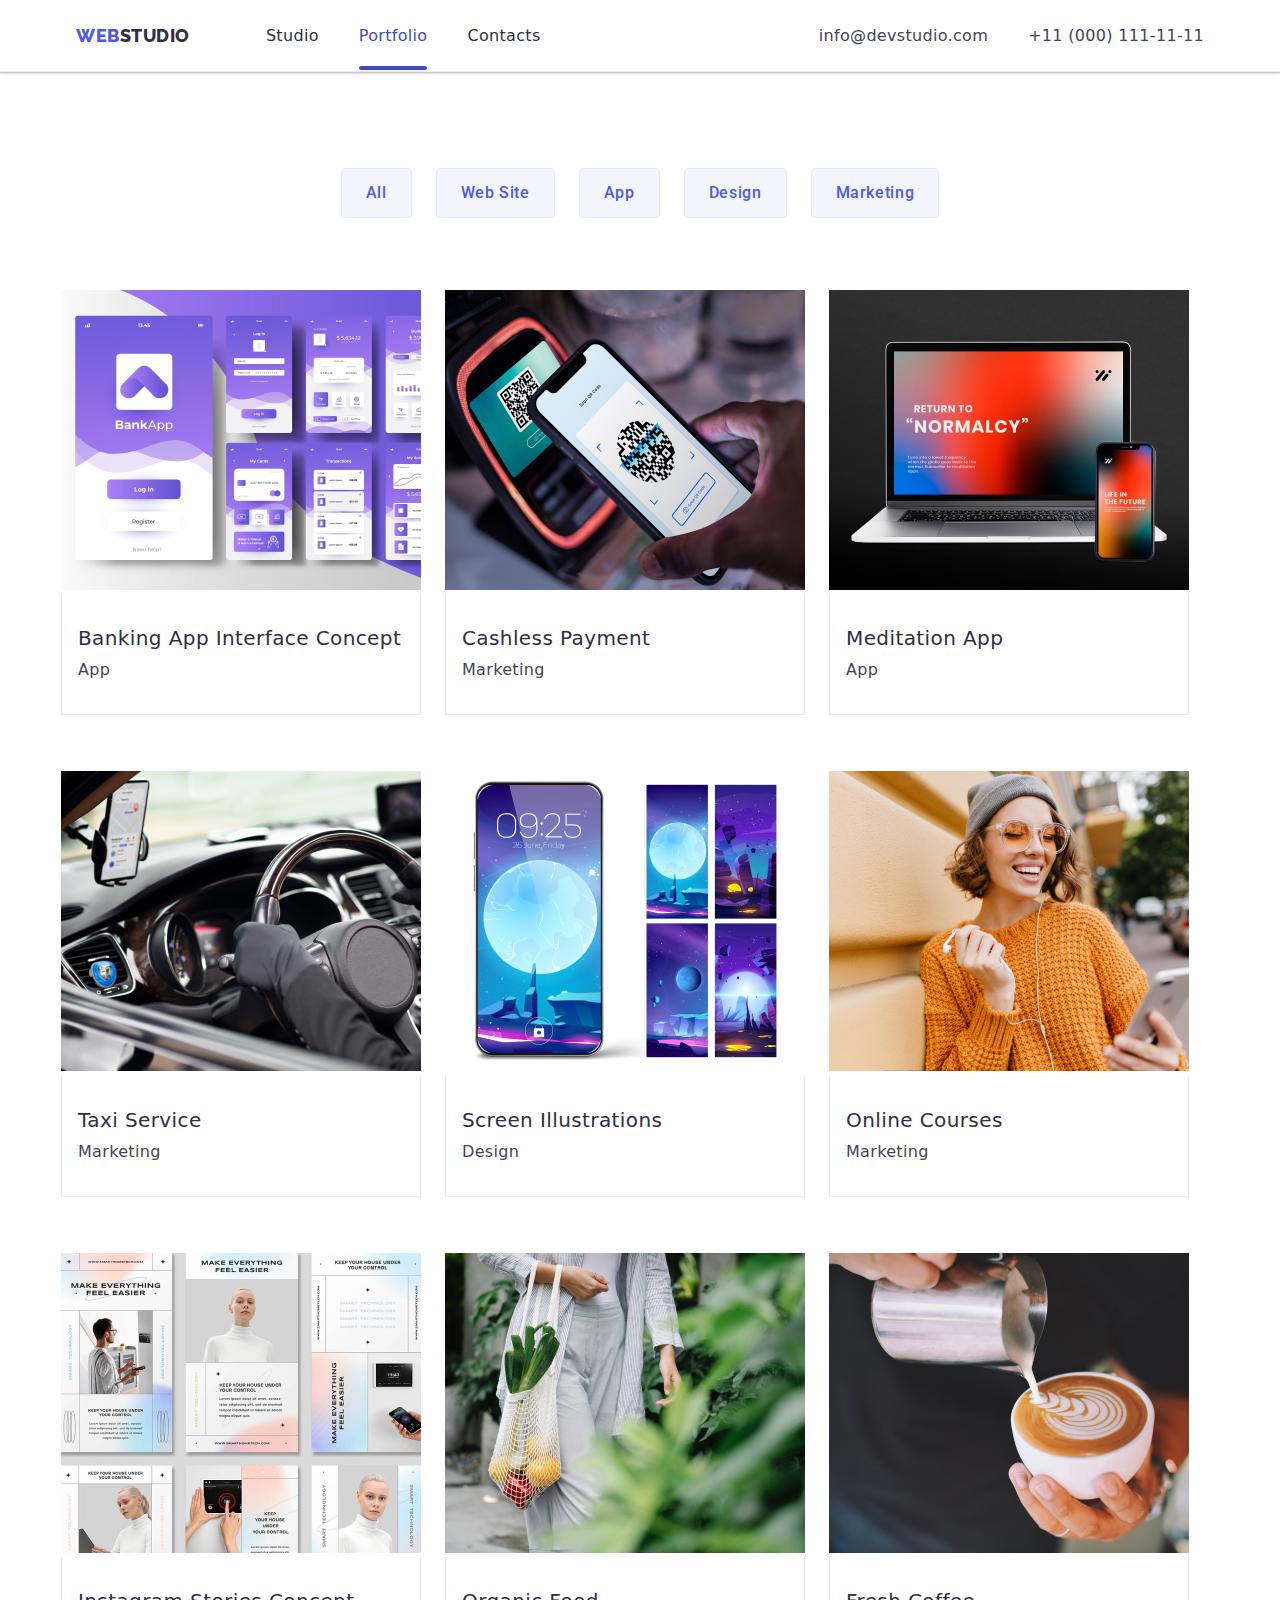
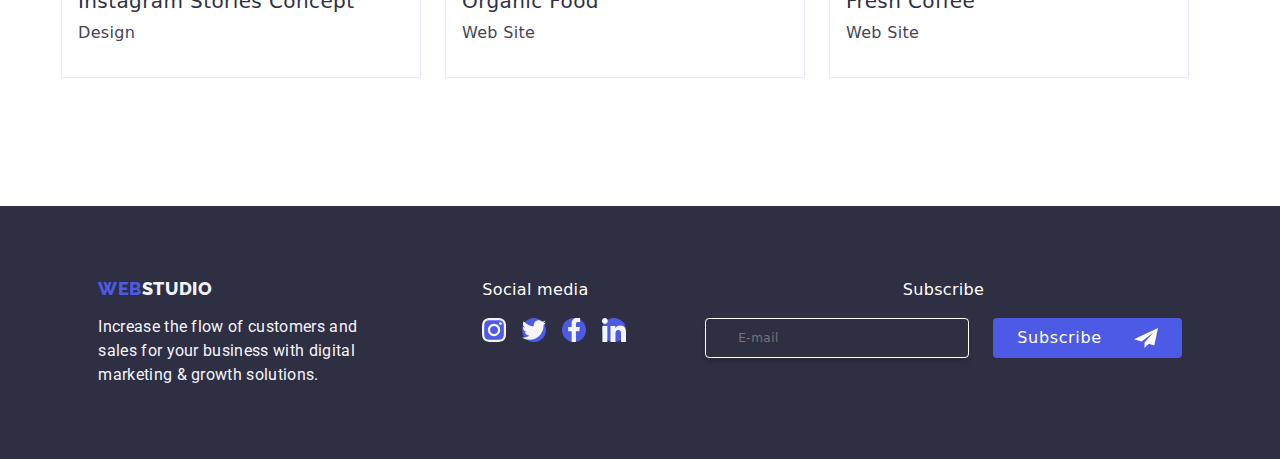
<file: portfolio.html>
<!DOCTYPE html>
<html lang="en">
  <head>
    <meta charset="UTF-8" />
    <meta name="viewport" content="width=device-width, initial-scale=1.0" />
    <link
      rel="stylesheet"
      href="https://cdnjs.cloudflare.com/ajax/libs/modern-normalize/1.0.0/modern-normalize.min.css"
    />
    <link rel="stylesheet" href="./css/styles.css" />
    <link rel="preconnect" href="https://fonts.googleapis.com" />
    <link rel="preconnect" href="https://fonts.gstatic.com" crossorigin />
    <link
      href="https://fonts.googleapis.com/css2?family=Raleway:wght@800&family=Roboto:wght@400;500;700;900&display=swap"
      rel="stylesheet"
    />
    <title>Portfolio</title>
  </head>
  <body class="portfolio-body">
    <header class="header">
      <div class="top-head container">
        <!--navigation bar-->
        <nav class="navigation-container list">
          <!--Logo-->
          <a class="logo link" href="./index.html"
            >Web<span class="logo-span-dark-header">Studio</span></a
          >
          <!--studio,portfolio,contacts-->
          <ul class="navigation-list list">
            <li><a class="nav-link link" href="./index.html">Studio</a></li>
            <li>
              <a class="nav-link link portfolioweb" href="./portfolio.html"
                >Portfolio</a
              >
            </li>
            <li><a class="nav-link link" href="">Contacts</a></li>
          </ul>
        </nav>
        <!--contact address section-->
        <address class="address-container">
          <ul class="address-list list">
            <li class="contacts">
              <a class="address-link link" href="mailto:info@devstudio.com"
                >info@devstudio.com</a
              >
            </li>
            <li class="contacts">
              <a class="address-link link" href="tel:+110001111111"
                >+11 (000) 111-11-11</a
              >
            </li>
          </ul>
        </address>
      </div>
    </header>
    <main class="main-container-portfolio">
      <!--buttons section-->
      <section class="section-one-container">
        <div class="container">
          <h1 class="visually-hidden">Buttons</h1>
          <ul class="sec-one-list-of-buttons list">
            <!--firts button-->
            <li>
              <button class="sec-one-button btn-sec" type="button">All</button>
            </li>
            <!--second button-->
            <li>
              <button class="sec-one-button btn-sec" type="button">
                Web Site
              </button>
            </li>
            <!--third button-->
            <li>
              <button class="sec-one-button btn-sec" type="button">App</button>
            </li>
            <!--fourth button-->
            <li>
              <button class="sec-one-button btn-sec" type="button">
                Design
              </button>
            </li>
            <!--fifth button-->
            <li>
              <button class="sec-one-button btn-sec" type="button">
                Marketing
              </button>
            </li>
          </ul>
          <!--list of portfolio projects-->
          <ul class="list-of-projects-sec-two list">
            <!--first item-->
            <li class="project-container link">
              <a class="project-link link" href="">
                <div class="project-foto-card overlay">
                  <img
                    class="project-image"
                    src="./images/bakingapp.jpg"
                    alt="App-interface "
                    width="360"
                  />
                  <p class="overlay-paragraf">
                    14 Stylish and User-Friendly App Design Concepts · Task
                    Manager App · Calorie Tracker App · Exotic Fruit Ecommerce
                    App · Cloud Storage App
                  </p>
                </div>
                <div class="port-details">
                  <h2 class="project-header">Banking App Interface Concept</h2>
                  <p class="project-description">App</p>
                </div>
              </a>
            </li>
            <!--second item-->
            <li class="project-container link">
              <a class="project-link link" href="">
                <div class="project-foto-card overlay">
                  <img
                    class="project-image"
                    src="./images/cashpay.jpg"
                    alt="Payment method"
                    width="360"
                  />
                  <p class="overlay-paragraf">
                    14 Stylish and User-Friendly App Design Concepts · Task
                    Manager App · Calorie Tracker App · Exotic Fruit Ecommerce
                    App · Cloud Storage App
                  </p>
                </div>
                <div class="port-details">
                  <h2 class="project-header">Cashless Payment</h2>
                  <p class="project-description">Marketing</p>
                </div>
              </a>
            </li>
            <!--third item-->
            <li class="project-container link">
              <a class="project-link link" href="">
                <div class="project-foto-card overlay">
                  <img
                    class="project-image"
                    src="./images/laptopapp.jpg"
                    alt="App Laptop"
                    width="360"
                  />
                  <p class="overlay-paragraf">
                    14 Stylish and User-Friendly App Design Concepts · Task
                    Manager App · Calorie Tracker App · Exotic Fruit Ecommerce
                    App · Cloud Storage App
                  </p>
                </div>
                <div class="port-details">
                  <h2 class="project-header">Meditation App</h2>
                  <p class="project-description">App</p>
                </div>
              </a>
            </li>
            <!--fourth item-->
            <li class="project-container link">
              <a class="project-link link" href="">
                <div class="project-foto-card overlay">
                  <img
                    class="project-image"
                    src="./images/taxiserv.jpg"
                    alt="Drive and navigation"
                    width="360"
                  />
                  <p class="overlay-paragraf">
                    14 Stylish and User-Friendly App Design Concepts · Task
                    Manager App · Calorie Tracker App · Exotic Fruit Ecommerce
                    App · Cloud Storage App
                  </p>
                </div>
                <div class="port-details">
                  <h2 class="project-header">Taxi Service</h2>
                  <p class="project-description">Marketing</p>
                </div>
              </a>
            </li>
            <!--fifth item-->
            <li class="project-container link">
              <a class="project-link link" href="">
                <div class="project-foto-card overlay">
                  <img
                    class="project-image"
                    src="./images/displaywall.jpg"
                    alt="Walpapper"
                    width="360"
                  />
                  <p class="overlay-paragraf">
                    14 Stylish and User-Friendly App Design Concepts · Task
                    Manager App · Calorie Tracker App · Exotic Fruit Ecommerce
                    App · Cloud Storage App
                  </p>
                </div>
                <div class="port-details">
                  <h2 class="project-header">Screen Illustrations</h2>
                  <p class="project-description">Design</p>
                </div>
              </a>
            </li>
            <!--sixth item-->
            <li class="project-container link">
              <a class="project-link link" href="">
                <div class="project-foto-card overlay">
                  <img
                    class="project-image"
                    src="./images/online.jpg"
                    alt="Online on the street"
                    width="360"
                  />
                  <p class="overlay-paragraf">
                    14 Stylish and User-Friendly App Design Concepts · Task
                    Manager App · Calorie Tracker App · Exotic Fruit Ecommerce
                    App · Cloud Storage App
                  </p>
                </div>
                <div class="port-details">
                  <h2 class="project-header">Online Courses</h2>
                  <p class="project-description">Marketing</p>
                </div>
              </a>
            </li>
            <!--seventh item-->
            <li class="project-container link">
              <a class="project-link link" href="">
                <div class="project-foto-card overlay">
                  <img
                    class="project-image"
                    src="./images/instastory.jpg"
                    alt="Instastory"
                    width="360"
                  />
                  <p class="overlay-paragraf">
                    14 Stylish and User-Friendly App Design Concepts · Task
                    Manager App · Calorie Tracker App · Exotic Fruit Ecommerce
                    App · Cloud Storage App
                  </p>
                </div>
                <div class="port-details">
                  <h2 class="project-header">Instagram Stories Concept</h2>
                  <p class="project-description">Design</p>
                </div>
              </a>
            </li>
            <!--eight item-->
            <li class="project-container link">
              <a class="project-link link" href="">
                <div class="project-foto-card overlay">
                  <img
                    class="project-image"
                    src="./images/biofood.jpg"
                    alt="Bio food"
                    width="360"
                  />
                  <p class="overlay-paragraf">
                    14 Stylish and User-Friendly App Design Concepts · Task
                    Manager App · Calorie Tracker App · Exotic Fruit Ecommerce
                    App · Cloud Storage App
                  </p>
                </div>
                <div class="port-details">
                  <h2 class="project-header">Organic Food</h2>
                  <p class="project-description">Web Site</p>
                </div>
              </a>
            </li>
            <!--ninth item-->
            <li class="project-container link">
              <a class="project-link link" href="">
                <div class="project-foto-card overlay">
                  <img
                    class="project-image"
                    src="./images/coffe.jpg"
                    alt="Coffe"
                    width="360"
                  />
                  <p class="overlay-paragraf">
                    14 Stylish and User-Friendly App Design Concepts · Task
                    Manager App · Calorie Tracker App · Exotic Fruit Ecommerce
                    App · Cloud Storage App
                  </p>
                </div>
                <div class="port-details">
                  <h2 class="project-header">Fresh Coffee</h2>
                  <p class="project-description">Web Site</p>
                </div>
              </a>
            </li>
          </ul>
        </div>
      </section>
    </main>
    <footer>
      <div class="footer-container">
        <div class="footer-bar">
          <a class="footer-logo logo link" href="./index.html"
            >Web<span class="logo-span-dark-footer">Studio</span></a
          >
          <p class="footer-additional-description">
            Increase the flow of customers and sales for your business with
            digital marketing & growth solutions.
          </p>
        </div>
        <div class="footer-social-media">
          <p class="title-icon-media">Social media</p>
          <ul class="footer-social-sec">
            <li class="list">
              <a class="link footer-icon" href="">
                <svg width="24" height="24" class="svg">
                  <use href="./images/icons.svg#instagram1"></use>
                </svg>
              </a>
            </li>
            <li class="list">
              <a class="link footer-icon" href="">
                <svg width="24" height="24" class="svg">
                  <use href="./images/icons.svg#twitter1"></use>
                </svg>
              </a>
            </li>
            <li class="list">
              <a class="link footer-icon" href="">
                <svg width="24" height="24" class="svg">
                  <use href="./images/icons.svg#facebook1"></use>
                </svg>
              </a>
            </li>
            <li class="list">
              <a class="link footer-icon" href="">
                <svg width="24" height="24" class="svg">
                  <use href="./images/icons.svg#linkedin1"></use>
                </svg>
              </a>
            </li>
          </ul>
        </div>
        <div class="footer-subscribe">
          <p class="title-subscribe">Subscribe</p>
          <form class="footer-formular">
            <label for="user-email" class="footer-label">
              <input
                id="user-email"
                type="email"
                name="user-email"
                placeholder="E-mail"
                class="footer-inp"
              />
            </label>
            <button type="submit" class="subscribe-btn">
              Subscribe
              <svg class="subscribe-svg" width="24" height="24">
                <use href="./images/icons.svg#frame"></use>
              </svg>
            </button>
          </form>
        </div>
      </div>
    </footer>
  </body>
</html>
</file>
<file: css/styles.css>
:root {
  --IRIS: #4d5ae5;
  --NAVY-BLUE: #2e2f42;
  --WHITE: #ffffff;
  --SLATE: #434455;
  --CLOUD: #f4f4fd;
  --OCEAN: #404bbf;
  --GREY: #2e2f42b2;
  --NAVY-BLUE-modal: rgba(46, 47, 66, 0.4);
  --DAIRY: #fcfcfc;
}

body {
  color: #434455;
  background-color: var(--WHITE);
  display: flex;
  flex-direction: column;
}

.studio-body {
  font-family: "Roboto", sans-serif;
}

* {
  margin: 0;
  padding: 0;
}

*,
*::before *::after {
  box-sizing: border-box;
}

h2 {
  margin: 0;
}

/*Classes style*/

.modal {
  width: 100%;
  height: 100vh;
  background-color: rgba(46, 47, 66, 0.4);
  position: fixed;
  transition: opacity 250ms cubic-bezier(0.4, 0, 0.2, 1),
    visibility 250ms cubic-bezier(0.4, 0, 0.2, 1);
  z-index: 2;
  top: 0;
  left: 0;
}

.is-hidden {
  visibility: hidden;
  opacity: 0;
  pointer-events: none;
}

.modal-window {
  /*max-width: 408px;*/
  /*min-height: 584px;*/
  border-radius: 4px;
  background-color: #fcfcfc;
  box-shadow: 0px 2px 1px 0px rgba(0, 0, 0, 0.2),
    0px 1px 3px 0px rgba(0, 0, 0, 0.12), 0px 1px 1px 0px rgba(0, 0, 0, 0.14);
  position: absolute;
  top: 50%;
  left: 50%;
  transform: translate(-50%, -50%);
  transition: transform 250ms cubic-bezier(0.4, 0, 0.2, 1);
  padding: 72px 24px 24px 24px;
  min-width: 320px;
}
button {
  margin: 0;
}

.modal-button {
  border: 1px solid rgba(0, 0, 0, 0.1);
  position: absolute;
  top: 24px;
  right: 24px;
  width: 24px;
  height: 24px;
  border-radius: 50%;
  display: flex;
  align-items: center;
  justify-content: center;
  background-color: #e7e9fc;
  padding: 0;
  cursor: pointer;
  transition: background-color 250ms cubic-bezier(0.4, 0, 0.2, 1),
    border 250ms cubic-bezier(0.4, 0, 0.2, 1);
}
.modal-button:hover,
.modal-button:focus {
  background-color: #404bbf;
  border: none;
  fill: #ffffff;
}

.svg-close-button {
  transition: fill 250ms cubic-bezier(0.4, 0, 0.2, 1);
}

.svg-close-button:hover,
.svg-close-button:focus {
  fill: #ffffff;
}

.container {
  max-width: 1158px;
  margin: 0 auto;
  /*padding: 0 15px;*/
}

/*style modal*/

.modal-content {
  margin: 72px 24px;
}

.modal-form {
  width: 100%;
  flex-direction: column;
  align-items: flex-start;
  gap: 8px;
}
.form-section {
  margin-bottom: 8px;
}

.box-name {
  font-size: 12px;
  line-height: 1.17;
  letter-spacing: 0.04em;
  color: #8e8f99;
  display: block;
  margin-bottom: 4px;
}
.input-box {
  position: relative;
}

.input-style {
  width: 100%;
  height: 40px;
  border-radius: 4px;
  border: 1px solid rgba(46, 47, 66, 0.4);
  background-color: transparent;
  padding-left: 38px;
  outline: transparent;
  transition: border-color 250ms cubic-bezier(0.4, 0, 0.2, 1);
}

.input-style:focus-within {
  border-color: #4d5ae5;
}
.input-svg {
  position: absolute;
  left: 16px;
  top: 50%;
  transform: translateY(-50%);
  transition: fill 250ms cubic-bezier(0.4, 0, 0.2, 1);
}

.input-div:focus-within {
  fill: #4d5ae5;
}

.comment-section {
  margin-bottom: 16px;
}
.comment-text {
  width: 100%;
  height: 120px;
  font-size: 12px;
  line-height: 1.17;
  letter-spacing: 0.04em;
  color: rgba(46, 47, 66, 0.4);
  border-radius: 4px;
  background-color: transparent;
  padding: 8px 16px;
  outline: transparent;
  resize: none;

  border: 1px solid rgba(46, 47, 66, 0.4);
}
.comment-text {
  transition: border-color 250ms cubic-bezier(0.4, 0, 0.2, 1);
}
.comment-text:focus {
  border-color: #4d5ae5;
}
.comment-text::placeholder {
  margin: 8px 16px;
}
.form-paragraf {
  max-width: 360px;
  color: var(--brand-color);
  text-align: center;
  font-size: 16px;
  font-style: normal;
  font-weight: 500;
  line-height: 1.5;
  letter-spacing: 0.02em;
  margin-bottom: 16px;
}
.p-policy {
  margin-bottom: 24px;
}
.p-policy label {
  display: block;
}
.label-policy {
  font-size: 12px;
  line-height: 1.17;
  letter-spacing: 0.04em;
  color: #8e8f99;
  display: flex;
  text-align: center;
  justify-content: center;
}
.span-policy {
  width: 16px;
  height: 16px;
  border: 1px solid rgba(46, 47, 66, 0.4);
  border-radius: 2px;
  transition: background-color 250ms cubic-bezier(0.4, 0, 0.2, 1),
    border 250ms cubic-bezier(0.4, 0, 0.2, 1),
    fill 250ms cubic-bezier(0.4, 0, 0.2, 1);
  display: inline-flex;
  align-items: center;
  justify-content: center;
  fill: transparent;
}
.checkbox-svg {
  transition: background-color 250ms cubic-bezier(0.4, 0, 0.2, 1),
    border 250ms cubic-bezier(0.4, 0, 0.2, 1),
    fill 250ms cubic-bezier(0.4, 0, 0.2, 1),
    fill 250ms cubic-bezier(0.4, 0, 0.2, 1);
}

.link-policy {
  color: #4d5ae5;
}
.button-send {
  display: block;
  min-width: 169px;
  height: 56px;
  font-family: "Roboto", sans-serif;
  font-size: 16px;
  font-weight: 500;
  line-height: 1.5;
  letter-spacing: 0.04em;
  color: #ffffff;
  cursor: pointer;
  background-color: #4d5ae5;
  border: none;
  border-radius: 4px;
  transition: background-color 250ms cubic-bezier(0.4, 0, 0.2, 1);
  margin: auto;
  box-shadow: 0px 4px 4px 0px rgba(0, 0, 0, 0.15);
}
.p-input:checked + .label-policy span:first-child {
  border: none;
  background-color: #404bbf;
  fill: #f4f4fd;
}
.input-style:focus + .input-svg {
  fill: #4d5ae5;
}

/*antetul*/

/*meniul pt mobil*/

.hamburger-menu {
  margin-left: 0;
  border: none;
  background-color: var(--WHITE);
  fill: var(--NAVY-BLUE);
  margin: 24px 0;
  cursor: pointer;
}

.mobile-logo {
  font-family: "Raleway", sans-serif;
  font-weight: 800;
  font-size: 18px;
  line-height: 1.17;
  letter-spacing: 0.03em;
  text-transform: uppercase;
  color: var(--IRIS);
  margin-right: 76px;
}

.nav-address-div {
  display: flex;
  justify-content: space-between;
  width: 100%;
}

.mobile-close-menu {
  position: absolute;
  top: 24px;
  right: 24px;
  width: 24px;
  height: 24px;
  display: flex;
  align-items: center;
  justify-content: center;
  background-color: #e7e9fc;
  border: 1px solid rgba(0, 0, 0, 0.1);
  border-radius: 50%;
  padding: 0;
  cursor: pointer;
  transition: background-color 250ms cubic-bezier(0.4, 0, 0.2, 1),
    border 250ms cubic-bezier(0.4, 0, 0.2, 1);
}

.mobile-close-menu:hover,
.mobile-close-menu:focus {
  background-color: #404bbf;
  border: none;
  fill: #ffffff;
}
.header {
  border-bottom: 1px solid #e7e9fc;
  box-shadow: 0px 2px 1px rgba(46, 47, 66, 0.08),
    0px 1px 1px rgba(46, 47, 66, 0.16), 0px 1px 6px rgba(46, 47, 66, 0.08);
}

.header {
  background: var(--WHITE, #ffffff);
  /* width: 1440px; */
  height: 72px;
  border-bottom: 1px solid #e7e9fc;
  display: flex;
  box-shadow: 0px 2px 1px rgba(46, 47, 66, 0.08),
    0px 1px 1px rgba(46, 47, 66, 0.16), 0px 1px 6px rgba(46, 47, 66, 0.08);
}

.top-head {
  display: flex;
  width: 100%;
  margin: 0 auto;
  padding: 0 15px;
  justify-content: space-between;
  align-items: center;
}
.navigation-container {
  /* background-color: var(--WHITE);*/
  display: flex;
  align-items: center;
  justify-content: flex-start;
}

.navigation-list {
  /*display: flex;
gap: 40px;*/
  /*display: none;*/
}

.address-list {
  display: flex;
  gap: 40px;
  justify-content: flex-end;
}

.logo {
  font-family: "Raleway", sans-serif;
  font-weight: 800;
  font-size: 18px;
  line-height: 1.17;
  letter-spacing: 0.03em;
  text-transform: uppercase;
  color: var(--IRIS);
  margin-right: 76px;
  display: none;
}

.link {
  text-decoration: none;
}

.logo-span-dark-header {
  color: var(--NAVY-BLUE);
}

.list {
  list-style: none;
  padding: 0;
}

.nav-link {
  font-weight: 500;
  font-size: 16px;
  line-height: 1.5;
  letter-spacing: 0.02em;

  padding: 24px 0;
  transition: color 250ms cubic-bezier(0.4, 0, 0.2, 1);
  position: relative;
  color: var(--NAVY-BLUE);
}
.nav-link:hover,
.nav-link:focus {
  color: #404bbf;
}

.nav-link::after {
  content: "";
  position: absolute;
  left: 0;
  bottom: -1px;
  height: 4px;
  background-color: #404bbf;
  border-radius: 2px;
}

.address-container {
  /*color: var(--SLATE);
    background-color: var(--WHITE);
    font-size: 16px;
    line-height: 24px;
    font-style: normal;*/
  /*display: none;*/
  margin-left: 0 auto;
}

.address-link {
  font-size: 16px;
  line-height: 1.5;
  letter-spacing: 0.02em;
  color: var(--SLATE);
  transition: color 250ms cubic-bezier(0.4, 0, 0.2, 1);
}

.address-container:hover,
.address-link:focus {
  color: #404bbf;
}

/* hero content section */

.hero-image-section {
  background-color: var(--navy-blue);
  background-image: url(../images/computerdesktop.jpeg);
  background-image: linear-gradient(
      rgba(46, 47, 66, 0.7),
      rgba(46, 47, 66, 0.7)
    ),
    url(../images/computerdesktop.jpeg);
  background-repeat: no-repeat;
  background-size: cover;
  background-position: center;
  display: flex;
  /* padding: 188px 0;*/
  padding: 112px 0;
  max-width: 1440px;
  display: flex;
  justify-content: center;
  background-repeat: no-repeat;
  background-position: center;
}
.section {
  /*padding: 94px 0px;*/
  padding-top: 120px;
  padding-bottom: 120px;
  display: flex;
}
.container-header {
  display: flex;
  flex-direction: column;
  justify-content: center;
  align-items: center;
}

.hero-image-header {
  color: var(--WHITE, #fff);
  /*font-size: 56px;
line-height: 1.07;*/
  text-align: center;
  /*letter-spacing: 0.02em;*/
  max-width: 496px;
  font-size: 36px;
  line-height: 40px;
  letter-spacing: 0.72px;
}

.hero-image-button {
  background-color: #4d5ae5;
  font-family: "Roboto", sans-serif;
  font-weight: 500;
  font-size: 16px;
  line-height: 1.5;
  letter-spacing: 0.04em;
  color: #ffffff;
  cursor: pointer;
  display: block;
  min-width: 169px;
  height: 56px;
  border: none;
  border-radius: 4px;
  margin: auto;
  transition: background-color 250ms cubic-bezier(0.4, 0, 0.2, 1);
}

.hero-image-button:hover,
.hero-image-button:focus {
  color: var(--WHITE, #ffffff);
  background-color: var(--OCEAN);
}

/*Section two*/

.trait-container {
  /*display: inline-flex;
  width: 100%;
  min-width: 264px;
  flex-direction: column;
  align-items: flex-start;
  gap: 8px;*/
}

.svg-icon {
  /*display: flex;
    align-items: center;
    justify-content: center;
    height: 112px;
    background-color: #f4f4fd;
    border-radius: 4px;
    margin-bottom: 8px;*/
  display: none;
}

.about-list {
  /*display: flex;
gap: 24px;
justify-content: center;*/
  display: flex;
  flex-direction: column;
}

.first-section-container {
  /*padding: 120px 0;*/
  padding: 96px 0;
}
.visually-hidden {
  clip: rect(0 0 0 0);
  clip-path: inset(100%);
  height: 1px;
  overflow: hidden;
  position: absolute;
  white-space: nowrap;
  width: 1px;
  margin: -1px;
  border: 0;
  padding: 0;
}

.trait-container {
  width: 100%;
  /*min-width: 264px;*/
}

/*.li.trait-container{
    width: calc((100% - 72px) / 4);
}*/

.trait-header {
  color: var(--NAVY-BLUE, #2e2f42);
  /*font-size: 20px;
    
    line-height: 1.2;
    letter-spacing: 0.02em;*/
  margin-bottom: 8px;
  font-size: 36px;
  font-weight: 500;
  line-height: 40px;
  letter-spacing: 0.72px;
  text-align: center;
}

.trait-description {
  color: var(--SLATE, #434455);
  font-size: 16px;
  line-height: 150%; /* 150% */
  font-weight: 400;
  letter-spacing: 0.32px;
}

/*Sectiune trei*/

.two-section {
  /*background-color: var(--WHITE);
  padding-bottom: 120px;*/
  display: none;
}

/*.image-details {width: 100%;
min-width: 360px;}

.li.image-details{
    width: calc((100% - 48px) / 3);}*/

.section-two-header {
  color: var(--NAVY-BLUE, #2e2f42);
  text-align: center;
  font-size: 36px;
  font-weight: 700;
  line-height: 111.111%; /* 111.111% */
  letter-spacing: 0.72px;
  text-transform: capitalize;
  margin-bottom: 72px;
}

/* section three: Our team */

.section-three-container {
  background-color: var(--CLOUD, #f4f4fd);
  /*padding: 120px 0;
  display: flex;
  margin: 0 auto;*/
  padding: 96px 0;
}

.team-member-container {
  background: var(--WHITE, #fff);
  border-radius: 0px 0px 4px 4px;
  box-shadow: 0px 2px 1px 0px rgba(46, 47, 66, 0.08),
    0px 1px 1px 0px rgba(46, 47, 66, 0.16),
    0px 1px 6px 0px rgba(46, 47, 66, 0.08);
  /*width: 100%;*/
  min-width: 264px;
  display: flex;
  flex-direction: column;
  justify-content: center;
  align-items: center;
  /*gap: 8px;*/
}

/*.li.team-member-container {
  width: calc((100% - 72px) / 4);
}*/

.team-list {
  display: flex;
  flex-wrap: wrap;
  flex-direction: column;
  align-items: center;

  /*gap: 24px;*/
}
.team-member-image {
  margin: 0 auto;
  width: 100%;
}
/*.team-details {
  min-width: 232px;
  padding: 8px 0;
}*/
.section-three-header {
  color: var(--NAVY-BLUE, #2e2f42);
  text-align: center;
  font-size: 36px;
  font-weight: 700;
  line-height: 111.111%; /* 111.111% */
  letter-spacing: 0.72px;
  text-transform: capitalize;
  margin-bottom: 72px;
}

.team-member-header {
  color: var(--NAVY-BLUE, #2e2f42);
  /* justify-content: center;*/
  text-align: center;
  font-size: 20px;
  font-weight: 500;
  line-height: 120%;
  letter-spacing: 0.4px;
  margin-bottom: 8px;
}

.team-member-description {
  color: var(--SLATE);
  text-align: center;
  font-size: 16px;
  line-height: 1.5;
  letter-spacing: 0.02em;
}

.team-details {
  padding: 32px 0;
}
.team-icon {
  background-color: #4d5ae5;
  width: 100%;
  height: 100%;
  border-radius: 50%;
  display: flex;
  align-items: center;
  justify-content: center;
  transition: background-color 250ms cubic-bezier(0.4, 0, 0.2, 1);
}

.team-icon:hover,
.team-icon:focus {
  background-color: #404bbf;
}

.social-media-links {
  display: flex;
  justify-content: center;
  /*align-items: center;*/

  padding: 32px 0;
  gap: 16px;
}

.social-list {
  width: 40px;
  height: 40px;
}

.svg {
  fill: var(--CLOUD);
}

/*header*/

/*.container-header {
  max-width: 496px;
  margin: 0 auto;
  padding-top: 188px;
  padding-bottom: 188px;
}*/

/*.header {
  border-bottom: 1px solid #e7e9fc;
  background: var(--white, #fff);
  border-bottom: 1px solid var(--CORNFLOWER, #e7e9fc);
  display: flex;
  box-shadow: 0px 1px 6px 0px rgba(46, 47, 66, 0.08),
    0px 1px 1px 0px rgba(46, 47, 66, 0.16),
    0px 2px 1px 0px rgba(46, 47, 66, 0.08);
  height: 72px;
}*/

.section {
  padding-top: 120px;
  padding-bottom: 120px;
  padding-left: 10px;
  display: flex;
}

.image {
  display: block;
}
.logo {
  margin-right: 76px;
}

/*Index*/

/*body {
  background-color: var(--WHITE);
  font-family: "Roboto", sans-serif;
  font-size: 16px;
  font-weight: 400;
  line-height: 150%;
  letter-spacing: 0.32px;
  height: 1440px;
  color: var(--SLATE);
}
*/
/*Header*/
/*.top-head {
  display: flex;
  justify-content: space-between;
}

.navigation-container {
  display: flex;
  justify-content: center;
  align-items: center;
}*/

.navigation-container,
.address-container {
  display: flex;
  align-items: center;
  justify-content: flex-start;
}

.nav-link {
  color: var(--NAVY-BLUE, #2e2f42);
  padding: 24px 0;
  position: relative;
  transition: color 250ms cubic-bezier(0.4, 0, 0.2, 1);
}

.navigation-list {
  color: var(--navy-blue) #404bbf;
  font-size: 16px;
  font-style: normal;
  font-weight: 500;
  line-height: 150%;
  letter-spacing: 0.32px;
  display: flex;
  gap: 40px;
  transition: color 250ms cubic-bezier(0.4, 0, 0.2, 1);
}

.studioweb {
  position: relative;
  color: #404bbf;
  transition: color 250ms cubic-bezier(0.4, 0, 0.2, 1);
}
.portfolioweb {
  position: relative;
  color: #404bbf;
  transition: color 250ms cubic-bezier(0.4, 0, 0.2, 1);
}

.studioweb::after {
  content: "";
  position: absolute;
  left: 0;
  bottom: -1px;
  height: 4px;
  width: 100%;
  background-color: #404bbf;
  border-radius: 2px;
}

.portfolioweb:after {
  content: "";
  position: absolute;
  left: 0;
  bottom: -1px;
  height: 4px;
  width: 100%;
  background-color: #404bbf;
  border-radius: 2px;
}

.nav-link:hover,
.nav-link:focus {
  color: var(--OCEAN);
}

.address-list {
  display: flex;
  gap: 40px;
}

.address-container {
  font-style: normal;
}
.address-link {
  color: var(--SLATE, #434455);
  font-size: 16px;
  font-weight: 400;
  line-height: 150%; /* 150% */
  letter-spacing: 0.32px;
  text-decoration: none;
  transition: color 250ms cubic-bezier(0.4, 0, 0.2, 1);
}

.address-link:hover,
.address-link:focus {
  color: var(--OCEAN);
}

.contacts > .address-link {
  font-size: 16px;
  line-height: 1.5;
  letter-spacing: 0.02em;
  color: var(--SLATE);
}

/* logo */
.logo {
  font-family: "Raleway", sans-serif;
  font-weight: 800;
  font-size: 18px;
  line-height: 1.17;
  letter-spacing: 0.03em;
  text-transform: uppercase;
  color: var(--IRIS);
  margin-right: 76px;
  display: none;
}

.logo-span-dark-header {
  color: var(--NAVY-BLUE);
  font-family: Raleway, sans-serif;
  font-size: 18px;
  font-style: normal;
  font-weight: 800;
  line-height: 116.667%;
  letter-spacing: 0.54px;
  text-transform: uppercase;
  text-decoration: none;
}

/* section one styles , webstudio qualities */

/*.trait-header {
  color: var(--NAVY-BLUE, #2e2f42);
  font-size: 20px;
  font-weight: 500;
  line-height: 120%;
  letter-spacing: 0.4px;
  margin-bottom: 8px;
}
*/
/*.navigation-list,*/
.trait-description {
  color: var(--SLATE, #434455);
  font-size: 16px;
  line-height: 150%; /* 150% */
  font-weight: 400;
  letter-spacing: 0.32px;
}

.svg-icon {
  background-color: var(--CLOUD, #f4f4fd);
  fill: #f4f4fd;
  display: flex;
  align-items: center;
  justify-content: center;
  width: 264px;
  height: 112px;
  border-radius: 4px;
  padding: 24px 100px;
  gap: 24px;
  margin-bottom: 8px;
}

/* section two : What are we doing */
.section-two-container {
  width: 1128px;
  height: 412px;
  flex-shrink: 0;
  margin: 120px;
}

/*.doing-section {
  display: flex;
  gap: 24px;
  /* justify-content: space-between;
}*/

/*.image-details {
  display: inline-flex;
  flex-direction: column;
  align-items: flex-start;
  border: 1px solid var(--corn-flower-color);
  width: calc((100% - 48px) / 3);
}
*/

/*section five*/

.customers-section {
  display: flex;
  /*gap: 24px;*/
  flex-wrap: wrap;
  gap: 16px;
  align-items: center;
  /*height: 88px;*/
}

.customer-section {
  /*padding-top: 96px;
  padding-bottom: 96px;*/

  padding-top: 120px;
  padding-bottom: 120px;
  /* width: 1440px; */
  /* min-width: 428px; */
}

.title-two {
  color: var(--NAVY-BLUE, #2e2f42);
  text-align: center;
  font-size: 36px;
  font-weight: 700;
  line-height: 111.111%; /* 111.111% */
  letter-spacing: 0.72px;
  text-transform: capitalize;
  margin-bottom: 72px;
}

.customer-box {
  width: calc((100% - 16px) / 2);
}

.customer-box {
  width: 168px;
  height: 88px;
}
.customer-link-icon {
  width: 100%;
  height: 100%;
  border: 1px solid #8e8f99;
  border-radius: 4px;
  display: flex;
  align-items: center;
  justify-content: center;
  color: #8e8f99;
  transition: border-color 250ms cubic-bezier(0.4, 0, 0.2, 1),
    color 250ms cubic-bezier(0.4, 0, 0.2, 1);
}

.customer-link-icon:hover,
.customer-link-icon:focus {
  border-color: #404bbf;
  color: #404bbf;
}
.customer-icon {
  fill: currentColor;
  /*display: flex;
  justify-content: center;
  align-items: center;
  margin: 16px 32px;*/
}

/*.customer-icon:hover,
.customer-icon:focus {
  fill: #404bbf;
}*/

/* footer section */

.footer-container {
  /* background-color: var(--NAVY-BLUE, #2e2f42);
  display: flex;
  justify-content: flex-start;
  align-items: left;
  padding: 100px 0;
  gap: 1px;
  align-items: baseline;
  padding-left: 156px;*/
  background-color: var(--NAVY-BLUE, #2e2f42);
  display: flex;
  flex-direction: column;
  flex-wrap: nowrap;
  margin: 0 auto;
  align-items: center;
  justify-content: center;
}
.footer-bar {
  margin-right: 0;
  margin-bottom: 72px;
}

/*.footer-bar {
    margin-right: 120px;

}*/

.footer-element {
  background-color: var(--NAVY-BLUE);
  padding: 100px 0;
}
.footer-logo {
  background-color: var(--navy-blue);
  font-family: "Raleway", sans-serif;
  font-weight: 800;
  font-size: 18px;
  line-height: 1.17;
  letter-spacing: 0.03em;
  text-transform: uppercase;
  /*margin-right: 76px;*/
  margin-right: 0;
  /*display: inline-block;*/
  display: block;
  margin-bottom: 16px;
  text-align: center;
}

.logo-span-dark-footer {
  color: var(--CLOUD);
}

.footer-additional-description {
  color: var(--CLOUD, #f4f4fd);
  font-family: "Roboto", sans-serif;
  font-size: 16px;
  line-height: 1.5;
  letter-spacing: 0.02em;
  max-width: 264px;
}
.title-icon-media {
  color: var(--WHITE, #fff);
  font-weight: 500;
  font-size: 16px;
  line-height: 1.5;
  letter-spacing: 0.02em;
  margin-bottom: 16px;
  text-align: center;
}

.footer-social-sec {
  /* display: flex;
  justify-content: center;
  align-items: center;
  gap: 16px;
  padding-left: 0px;*/
  flex-wrap: wrap;
  display: flex;
  gap: 16px;
}

.footer-icon {
  background-color: #4d5ae5;
  width: 100%;
  height: 100%;
  border-radius: 50%;
  display: flex;
  align-items: center;
  justify-content: center;
  transition: background-color 250ms cubic-bezier(0.4, 0, 0.2, 1);
}

.footer-icon:hover,
.footer-icon:focus {
  background-color: #31d0aa;
}

.svg-f {
  fill: #f4f4fd;
}
/*.footer-social-media {
  margin: 0 auto;
  display: flex;
  flex-direction: column;
  justify-content: flex-start;
  align-items: flex-start;
  margin-left: 120px;
  margin-right: 120px;
}
*/

/*footer-subscribe-formular*/

.footer-subscribe {
  /*margin-left: 40px;*/
  margin-top: 72px;
  margin-left: 0;
  padding: 0;
}

.title-subscribe {
  color: var(--WHITE, #fff);
  font-weight: 500;
  font-size: 16px;
  line-height: 1.5;
  letter-spacing: 0.02em;
  margin-bottom: 16px;
  text-align: center;
}

.footer-formular {
  /*display: flex;*/
  display: flex;
  flex-wrap: wrap;
  gap: 24px;
  flex-direction: column;
  justify-content: center;
  align-self: center;
  align-items: center;
}

.footer-label {
  gap: 24px;
}
.footer-inp {
  /*width: 264px;*/
  width: 300px;
  height: 40px;
  border: 1px solid #ffffff;
  background-color: transparent;
  font-size: 12px;
  line-height: 1.5;
  letter-spacing: 0.04em;
  padding-left: 16px;
  margin-right: 24px;
  margin: 0 16px;
  box-shadow: 0px 4px 4px 0px rgba(0, 0, 0, 0.15);
  border-radius: 4px;
  color: #ffffff;
}

placeholder {
  color: #ffffff;
}

.subscribe-btn {
  color: #ffffff;
  background-color: #4d5ae5;
  display: flex;
  padding: 8px 24px;
  justify-content: center;
  align-items: center;
  gap: 16px;
  border-radius: 4px;
  font-weight: 500;
  line-height: 24px;
  letter-spacing: 0.64px;
  text-align: center;
  transition: background-color 250ms cubic-bezier(0.4, 0, 0.2, 1);
  height: 40px;
  min-width: 165px;
  cursor: pointer;
  border: none;
}
.subscribe-btn:hover,
.subscribe-btn:focus {
  background-color: #31d0aa;
}

.footer-inp::placeholder {
  padding: 8px 16px;
}

.subscribe-svg {
  margin-left: 16px;
}

.svg {
  fill: #f4f4fd;
}

@media (min-width: 768px) and (max-width: 1158px) {
  .hamburger-menu {
    display: none;
  }

  .mobile-logo {
    display: none;
  }

  .logo {
    display: block;
  }

  .top-head {
    position: relative;
  }

  .mobile-close-menu {
    display: none;
  }
  .mobile-social-media {
    display: none;
  }
  .navigation-list {
    display: flex;
    gap: 40px;
  }
  .address-container {
    display: block;
  }

  .address-list {
    display: block;
  }
  .first-section-container {
    padding: 96px 0;
  }
  .svg-icon {
    display: none;
  }
  .about-list {
    flex-direction: row;
    flex-wrap: wrap;
    gap: 24px;
  }
  .trait-container {
    width: calc((100% - 24px) / 2);
  }
  .two-section {
    display: none;
  }
  .section-three-container {
    /* width: 768px;
    height: 1224px;
    flex-shrink: 0;*/
    padding: 96px 108px;
  }

  .trait-header {
    font-size: 36px;
    line-height: 40px;
    letter-spacing: 0.72px;
    text-align: start;
  }
  .team-list {
    flex-direction: row;
  }
  .team-list {
    display: block;
    columns: 2;
    gap: 24px;
  }
  .team-member-container {
    width: calc((100% - 24px) / 2);
  }
  .team-member-container {
    margin-bottom: 64px;
  }
  .customer-section {
    padding: 96px 108px;
  }

  .customers-section {
    flex-wrap: wrap;
  }
  .customer-box {
    width: calc((100% - 48px) / 3);
    margin: 0 auto;
  }
  .footer-element {
    padding: 96px 108px;
  }
  .footer-container {
    display: flex;
    align-items: baseline;
    flex-direction: row;
    flex-wrap: wrap;
    margin: 0 auto;
    justify-content: start;
  }
  .footer-bar {
    margin-right: 120px;
  }
  .footer-logo {
    text-align: left;
  }
  .title-icon-media {
    text-align: start;
  }
  /* subscribe */
  .footer-formular {
    flex-wrap: nowrap;
    gap: 24px;
    flex-direction: row;
  }
  .footer-inp {
    width: 264px;
    margin: 0;
  }
}

@media screen and (min-width: 1158px) {
  .hamburger-menu {
    display: none;
  }

  .mobile-logo {
    display: none;
  }

  .logo {
    display: block;
  }

  .top-head {
    position: relative;
  }

  .mobile-close-menu {
    display: none;
  }
  .mobile-social-media {
    display: none;
  }
  .navigation-list {
    display: flex;
    gap: 40px;
  }
  .address-container {
    display: flex;
    color: var(--SLATE);
    /*background-color: var(--background-color);*/
    font-size: 16px;
    line-height: 24px;
    font-style: normal;
  }
  /*.hamburger-svg {
    color: var(--NAVY-BLUE);
    fill: var(--NAVY-BLUE);
}*/
  .hero-image-header {
    font-size: 56px;
    line-height: 1.07;
    letter-spacing: 0.02em;
  }
  .hero-image-section {
    padding: 188px 0;
    margin: auto;
  }
  .first-section-container {
    padding: 120px 0;
  }
  .svg-icon {
    display: flex;
    align-items: center;
    justify-content: center;
    height: 112px;
    background-color: #f4f4fd;
    border-radius: 4px;
    margin-bottom: 8px;
  }
  .about-list {
    flex-direction: row;
    flex-wrap: nowrap;
    gap: 24px;
    justify-content: center;
  }
  .trait-header {
    font-size: 20px;
    line-height: 1.2;
    letter-spacing: 0.02em;
  }
  .two-section {
    display: block;
    background-color: var(--WHITE);
    padding-bottom: 120px;
  }
  .image-details {
    width: 100%;
    min-width: 360px;
  }
  .li.image-details {
    width: calc((100% - 48px) / 3);
  }

  .team-list {
    flex-direction: row;
    flex-wrap: nowrap;
    gap: 24px;
  }
  .team-member-container {
    display: flex;
    flex-direction: column;
  }
  .li.team-member-container {
    width: calc((100% - 72px) / 4);
  }
  .customer-section {
    /* padding-top: 96px;
    padding-bottom: 96px;
    padding-left: 16px;
    padding-right: 16px;*/
    padding-top: 120px;
    padding-bottom: 120px;
  }
  .customers-section {
    flex-wrap: nowrap;
    gap: 24px;
    align-items: center;
  }
  .customer-box {
    width: calc((100% - 120px) / 6);
    margin: 0 auto;
  }
  .footer-container {
    display: flex;
    align-items: baseline;
    flex-direction: row;
    flex-wrap: nowrap;
    margin: 0 auto;
    justify-content: center;
  }
  .footer-bar {
    margin-right: 120px;
  }
  .footer-logo {
    text-align: left;
  }
  .title-icon-media {
    text-align: start;
  }
  /*suscribe*/
  .footer-formular {
    flex-wrap: nowrap;
    gap: 24px;
    flex-direction: row;
  }
  .footer-subscribe {
    margin-left: 79px;
  }
  .footer-inp {
    width: 264px;
    margin: 0;
  }
}

@media (min-device-pixel-ratio: 2),
  (-webkit-min-device-pixel-ratio: 2),
  (min-resolution: 192dpi),
  (min-resolution: 2dppx) {
  .hero-image-section {
    background-image: linear-gradient(
        rgba(46, 47, 66, 0.7),
        rgba(46, 47, 66, 0.7)
      ),
      url("../images/computerdesktop.jpeg");
  }
}

@media screen and (max-width: 768px) {
  .nav-address-div {
    display: block;
    position: fixed;
    background-color: var(--WHITE);
    right: 0;
    top: 0;
    left: 0;
    width: 100%;
    height: 100%;
    background-color: white;
    transition: opacity 250ms cubic-bezier(0.4, 0, 0.2, 1),
      visibility 250ms cubic-bezier(0.4, 0, 0.2, 1);
  }

  .is-hidden-mobile {
    visibility: hidden;
    opacity: 0;
    pointer-events: none;
  }

  /*.navigation-container {
    display: flex;
    align-items: center;
    justify-content: flex-start;
  }
  .navigation-list {
    display: inline-flex;
    flex-direction: column;
    align-items: flex-start;
    gap: 40px;
  }*/
  .navigation-list {
    margin: 80px 0px 284px 40px;
    display: inline-flex;
    flex-direction: column;
    gap: 40px;
  }

  .list-item {
    /*margin: 16px 0;*/
  }
  .nav-link {
    /*font-size: 16px;
    font-weight: 500;
    line-height: 1.5;
    letter-spacing: 0.02em;
    padding: 24px 0;
    transition: 0.7s ease;*/

    color: #2e2f42;
    font-family: Roboto;
    font-size: 36px;
    font-style: normal;
    font-weight: 700;
    line-height: 111.111%;
    letter-spacing: 0.72px;
    text-transform: capitalize;
  }
  .nav-link:hover,
  .nav-link:focus {
    color: #404bbf;
  }

  .address-list {
    flex-direction: column;
    flex-direction: column-reverse;
    flex-wrap: nowrap;
  }

  .address-link {
    margin-bottom: 40px;
  }

  .mobile-number {
    color: var(--IRIS, #4d5ae5);
    font-family: Roboto;
    font-size: 36px;
    font-style: normal;
    font-weight: 700;
    line-height: 40px;
    letter-spacing: 0.72px;
    text-transform: capitalize;
  }
  .mobile-number:hover,
  .mobile-number:focus {
    color: var(--IRIS, #4d5ae5);
  }

  .mail-address {
    font-size: 20px;
    font-style: normal;
    font-weight: 500;
    line-height: 24px;
    letter-spacing: 0.4px;
  }

  .mobile-social-media {
    gap: 40px;
    margin: auto;
  }

  .hero-image-header {
    /*width: 320px;*/
    color: white;
    font-size: 36px;
    font-family: Roboto;
    font-weight: 700;
    text-transform: capitalize;
    line-height: 40px;
    letter-spacing: 0.72px;
    text-align: center;
    margin-bottom: 72px;
  }
  .team-icon {
    width: 40px;
    height: 40px;
  }

  .svg-icon {
    display: none;
  }
  .about-list {
    display: inline-flex;
    flex-direction: column;
    align-items: flex-start;
    gap: 72px;
  }
  .trait-container {
    display: flex;
    /*width: 396px;*/
    flex-direction: column;
    align-items: flex-start;
    gap: 8px;
  }
  .trait-header {
    color: var(--NAVY-BLUE, #2e2f42);
    text-align: center;
    align-self: stretch;
    font-family: Roboto;
    font-size: 36px;
    font-style: normal;
    font-weight: 700;
    line-height: 40px;
    letter-spacing: 0.72px;
    text-transform: capitalize;
  }

  .trait-description {
    max-width: 100%;
    color: #434455;
    font-family: Roboto;
    font-size: 16px;
    font-style: normal;
    font-weight: 500;
    line-height: 150%;
    letter-spacing: 0.32px;
  }
  .two-section {
    display: none;
  }

  .section-three-header {
    color: var(--NAVY-BLUE, #2e2f42);
    text-align: center;
    font-family: Roboto;
    font-size: 36px;
    font-style: normal;
    font-weight: 700;
    line-height: 40px;
    letter-spacing: 0.72px;
    text-transform: capitalize;
  }
  .team-list {
    display: flex;
    flex-direction: column;
    justify-content: center;
    gap: 72px;
  }

  .li.team-member-container {
    display: flex;
    padding-bottom: 32px;
    flex-direction: column;
    margin: 72px auto;
    gap: 32px;
  }

  /*.customers-section {
    gap: 72px 16px;
    padding-left: 40px;
  }
  */
  .customers-section {
    flex-wrap: wrap;
    justify-content: center;
    align-items: center;
  }
  .title-two {
    color: var(--NAVY-BLUE, #2e2f42);
    font-size: 36px;
    font-family: Roboto;
    font-weight: 700;
    text-transform: capitalize;
    line-height: 40px;
    letter-spacing: 0.72px;
    word-wrap: break-word;
  }

  /*.modal {
    width: 100vw;
    height: 100vw;
    flex-shrink: 0;
    background: var(--NAVY-BLUE-modal, rgba(46, 47, 66, 0.4));
  }
  .modal-window {
    width: 392px;
    height: 584px;
    flex-shrink: 0;
    border-radius: 4px;
    background: var(--DAIRY, #fcfcfc);
  }
  */
  .button-send {
    width: 105px;
    color: var(--WHITE, #fff);
    text-align: center;

    font-family: Roboto;
    font-size: 16px;
    font-style: normal;
    font-weight: 500;
    line-height: 24px;
    letter-spacing: 0.64px;
  }
  .footer-social-media {
    flex-direction: column;
  }
}

/* ./PORTOFOLIO.HTML */

/* the list of buttons */
.visually-hidden {
  display: none;
}

.section-one-container {
  padding-top: 96px;
  padding-bottom: 120px;
}

.sec-one-button {
  background-color: var(--CLOUD);
  color: var(--IRIS);
  font-family: "Roboto", sans-serif;
  justify-content: center;
  color: var(--IRIS, #4d5ae5);
  text-align: center;
  font-size: 16px;
  font-weight: 500;
  line-height: 150%;
  letter-spacing: 0.64px;
  cursor: pointer;
  border-radius: 4px;
  border: 1px solid var(--CORNFLOWER, #e7e9fc);
  padding: 12px 24px;
}

.sec-one-button:hover,
.sec-one-button:focus {
  background-color: var(--OCEAN);
  color: var(--WHITE);
  border: 1px solid transparent;
  box-shadow: 0px 2px 2px 0px rgba(0, 0, 0, 0.12),
    0px 2px 1px 0px rgba(0, 0, 0, 0.08), 0px 3px 1px 0px rgba(0, 0, 0, 0.1);
}
.project-header {
  color: var(--NAVY-BLUE);
  font-size: 20px;
  font-weight: 500;
  line-height: 120%;
  letter-spacing: 0.02em;
  text-align: left;
  margin-bottom: 8px;
}

.project-link {
  display: block;
  transition: box-shadow 250ms cubic-bezier(0.4, 0, 0.2, 1);
}

.project-link:hover,
.project-link:focus {
  box-shadow: 0px 1px 6px rgba(46, 47, 66, 0.08),
    0px 1px 1px rgba(46, 47, 66, 0.16), 0px 2px 1px rgba(46, 47, 66, 0.08);
  transform: translateY(0%);
}

.project-description {
  color: var(--SLATE, #434455);
  font-size: 16px;
  line-height: 1.5;
  letter-spacing: 0.02em;
  border-left: px solid #e7e9fc;
  border-right: px solid #e7e9fc;
  text-align: left;
}

.project-description:hover,
.project-description:focus {
  transform: translateY(0%);
}

.sec-one-list-of-buttons {
  display: flex;
  justify-content: center;
  gap: 24px;
  margin-bottom: 72px;
}

/*list of portfolio projects */

.list-of-projects-sec-two {
  display: flex;
  flex-wrap: wrap;
  align-content: center;
  column-gap: 24px;
  row-gap: 48px;
}

.project-image {
  display: block;
}
.li.project-container {
  width: calc((100% - 48px) / 3);
}
.port-details {
  padding: 32px 16px;
  border: 1px solid var(--CORNFLOWER, #e7e9fc);
  border-top: none;
  margin-bottom: 8px;
}

/*stilizare overlay*/

.project-foto-card {
  position: relative;
  overflow: hidden;
  display: inline-block;
}

.overlay-paragraf {
  position: absolute;
  top: 0;
  left: 0;
  width: 100%;
  height: 100%;
  transform: translateY(100%);
  font-size: 16px;
  line-height: 1.5;
  letter-spacing: 0.02em;
  color: #f4f4fd;
  padding: 40px 32px;
  background-color: #4d5ae5;
  transition: transform 250ms cubic-bezier(0.4, 0, 0.2, 1);
}
.project-link:hover .overlay-paragraf {
  transform: translateY(0%);
}

.project-link:focus .overlay-paragraf {
  transform: translateY(0%);
}

.portfolio-link-app:hover,
.portfolio-link-app:focus {
  box-shadow: 0px 2px 1px 0px rgba(46, 47, 66, 0.08),
    0px 1px 1px 0px rgba(46, 47, 66, 0.16),
    0px 1px 6px 0px rgba(46, 47, 66, 0.08);
}

.project-foto-card:hover .overlay-paragraf {
  transform: translateY(0%);
}
.portfolio-link-app:focus .overlay-paragraf {
  transform: translateY(0%);
}

.port-details:hover {
  box-shadow: 0px 1px 6px rgba(46, 47, 66, 0.08),
    0px 1px 1px rgba(46, 47, 66, 0.16), 0px 2px 1px rgba(46, 47, 66, 0.08);
}
</file>
